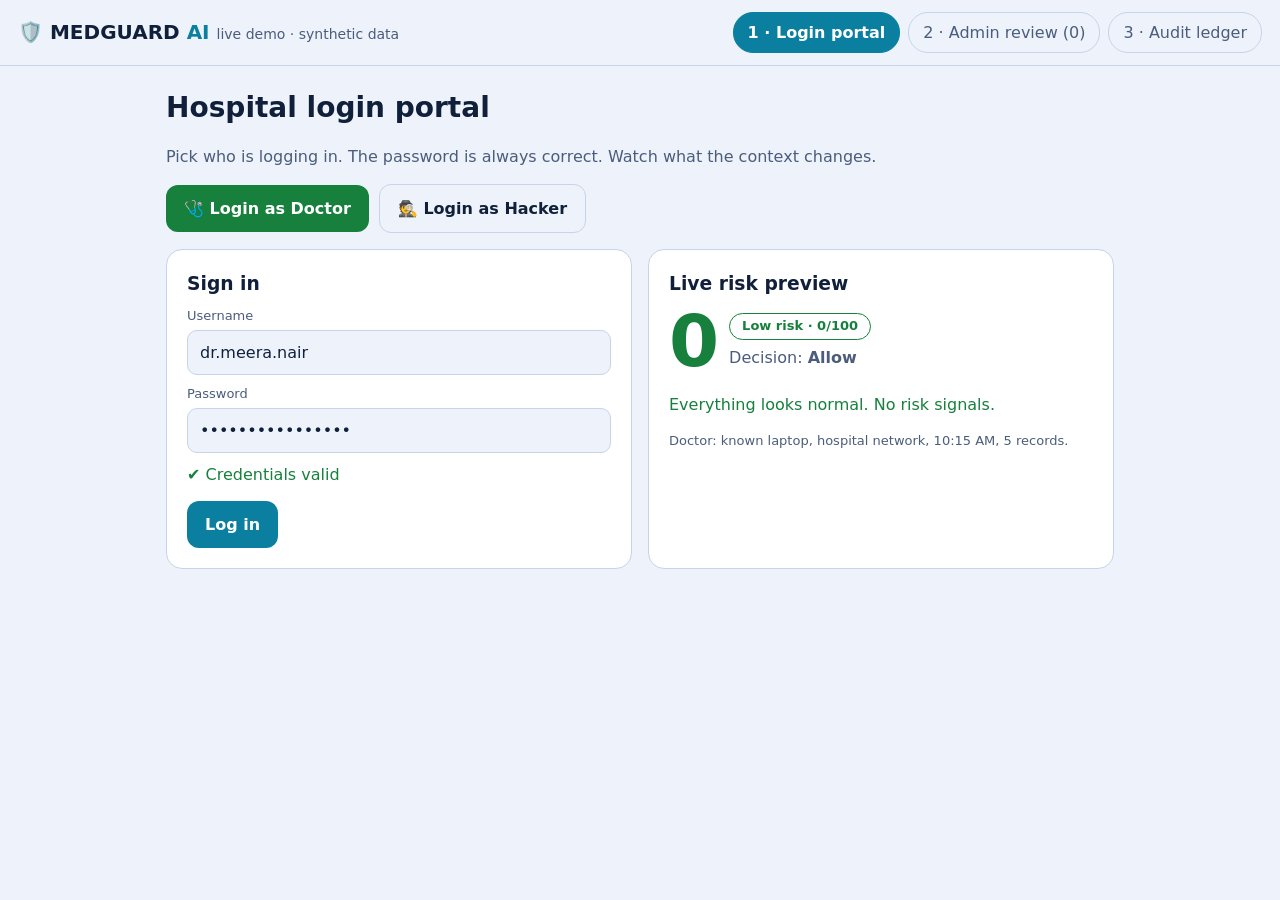
<file: MEDGUARD_AI/MEDGUARD AI – Live Demo.html>
<!DOCTYPE html>
<html lang="en"><head><meta charset="utf-8">
<meta name="viewport" content="width=device-width, initial-scale=1, viewport-fit=cover">
<title>MEDGUARD AI – Live Demo</title>
<style>
:root{--bg:#0a1020;--card:#131f38;--bd:#24385c;--tx:#e8eef9;--mu:#a9b8d2;--cy:#22d3ee;--gr:#4ade80;--rd:#ff5c7a;--am:#fbbf24;--ink:#0a1020;box-sizing:border-box;padding-top:env(safe-area-inset-top,0px);padding-bottom:env(safe-area-inset-bottom,0px)}
@media (prefers-color-scheme:light){:root:not([data-theme="dark"]){--bg:#eef3fb;--card:#fff;--bd:#c6d3e8;--tx:#10203a;--mu:#4a5d7c;--cy:#0b7fa0;--gr:#16803c;--rd:#c8203f;--am:#a86a00;--ink:#fff}}
:root[data-theme="dark"]{--bg:#0a1020;--card:#131f38;--bd:#24385c;--tx:#e8eef9;--mu:#a9b8d2;--cy:#22d3ee;--gr:#4ade80;--rd:#ff5c7a;--am:#fbbf24;--ink:#0a1020}
html{scroll-padding-top:env(safe-area-inset-top,0px)}
*{box-sizing:border-box}
body{margin:0;background:var(--bg);color:var(--tx);font-family:'Space Grotesk',system-ui,Arial,sans-serif;font-size:16px;line-height:1.45}
header{position:sticky;top:env(safe-area-inset-top,0px);background:var(--bg);border-bottom:1px solid var(--bd);display:flex;flex-wrap:wrap;gap:10px;align-items:center;justify-content:space-between;padding:12px 18px;z-index:5}
.logo{font-weight:700;font-size:20px}.logo b{color:var(--cy)}
nav{display:flex;gap:8px;flex-wrap:wrap}
nav button{background:none;border:1px solid var(--bd);color:var(--mu);padding:8px 14px;border-radius:20px;cursor:pointer;font:inherit}
nav button.on{background:var(--cy);color:var(--ink);border-color:var(--cy);font-weight:700}
main{max-width:980px;margin:0 auto;padding:22px 16px 60px}
h2{margin:0 0 6px;font-size:28px}h3{margin:0 0 8px}
.mu{color:var(--mu)}
.card{background:var(--card);border:1px solid var(--bd);border-radius:16px;padding:20px;margin-bottom:16px}
.grid{display:grid;gap:16px;grid-template-columns:repeat(auto-fit,minmax(260px,1fr))}
label{display:block;font-size:13px;color:var(--mu);margin:10px 0 4px}
input,select{width:100%;padding:10px 12px;border-radius:10px;border:1px solid var(--bd);background:var(--bg);color:var(--tx);font:inherit}
.btn{border:0;border-radius:12px;padding:12px 18px;font:inherit;font-weight:700;cursor:pointer;color:var(--ink);background:var(--cy)}
.btn.g{background:var(--gr)}.btn.r{background:var(--rd)}.btn.a{background:var(--am)}.btn.o{background:none;border:1px solid var(--bd);color:var(--tx)}
.row{display:flex;gap:10px;flex-wrap:wrap;align-items:center}
.pill{display:inline-block;padding:3px 12px;border-radius:20px;font-size:13px;font-weight:700;border:1px solid}
.low{color:var(--gr)}.mid{color:var(--am)}.high{color:var(--rd)}
.bar{height:10px;background:var(--bd);border-radius:6px;overflow:hidden}.bar i{display:block;height:100%}
.big{font-size:72px;font-weight:700;line-height:1}
table{width:100%;border-collapse:collapse}td,th{text-align:left;padding:8px;border-bottom:1px solid var(--bd);font-size:14px}
.phone{max-width:340px;margin:0 auto;text-align:center;border:2px solid var(--cy);border-radius:32px;padding:30px 20px;background:var(--card)}
.ring{width:96px;height:96px;border-radius:50%;background:var(--cy);color:var(--ink);font-size:44px;display:flex;align-items:center;justify-content:center;margin:0 auto 14px;animation:p 1s infinite}
@keyframes p{50%{transform:scale(1.12);box-shadow:0 0 0 18px #22d3ee33}}
.sel{border-color:var(--cy)}
</style></head><body>
<header><div class="logo">🛡️ MEDGUARD <b>AI</b> <span class="mu" style="font-weight:400;font-size:14px">live demo · synthetic data</span></div>
<nav id="nav"></nav></header>
<main id="app"></main>
<script>
const $=s=>document.querySelector(s);
const OPT={
 device:[["Hospital Laptop HL-204",0],["Kali-Linux VM (unknown)",25],["Unregistered Android phone",25]],
 loc:[["Hospital network, Ward 3",0],["Foreign VPN exit node",20],["Public cafe Wi-Fi",20]],
 time:[["10:15 AM",0],["2:47 AM",15]],
 vol:[["5 records",0],["50 records",10],["300+ records",21]],
 purpose:[["Patient treatment",0],["No reason given",8],["Research export",8]],
 sens:[["Routine records",0],["Psychiatric and HIV records",10]]};
const LBL={device:"Device",loc:"Location",time:"Time",vol:"Records requested",purpose:"Purpose",sens:"Data sensitivity"};
const DOC={device:0,loc:0,time:0,vol:0,purpose:0,sens:0};
const HACK={device:1,loc:1,time:1,vol:2,purpose:0,sens:1};
let S={view:"login",mode:"doctor",pick:{...HACK},req:null,access:null,reqs:[],audit:[],sel:null,call:null,mfa:null,stats:{allow:0,verify:0,review:0,deny:0}};
const now=()=>new Date().toLocaleTimeString();
function score(p){let items=[];for(const k in OPT){const o=OPT[k][p[k]];if(o[1])items.push([LBL[k]+": "+o[0],o[1]])}
 const t=Math.min(100,items.reduce((a,b)=>a+b[1],0));return{t,items}}
const lvl=t=>t<=30?["low","Low risk","Allow"]:t<=60?["mid","Medium risk","Verify"]:["high","High risk","Human review"];
const colr=t=>t<=30?"var(--gr)":t<=60?"var(--am)":"var(--rd)";
function log(who,r,dec,by){S.audit.unshift({t:now(),who,r,dec,by})}
function ctxText(p){return Object.keys(OPT).map(k=>OPT[k][p[k]][0]).join(" · ")}
function nav(){const v=[["login","1 · Login portal"],["admin","2 · Admin review ("+S.reqs.filter(r=>r.st=="pending").length+")"],["audit","3 · Audit ledger"]];
 $("#nav").innerHTML=v.map(x=>`<button class="${S.view==x[0]||(S.view=="call"&&x[0]=="admin")?"on":""}" onclick="go('${x[0]}')">${x[1]}</button>`).join("")}
function go(v){S.view=v;draw()}
function modeSet(m){S.mode=m;draw()}
function setPick(k,v){S.pick[k]=+v;draw()}
function login(){
 const p=S.mode=="doctor"?DOC:S.pick,sc=score(p),L=lvl(sc.t),who=S.mode=="doctor"?"Dr. Meera Nair":"Dr. Meera Nair (credentials used by attacker)";
 const base={who,p:{...p},sc,at:now()};S.mfa=null;S.access=null;
 if(sc.t<=30){S.stats.allow++;log(who,sc.t,"Allowed automatically","Risk engine");S.access={...base,how:"Allowed automatically"};S.req=null}
 else if(sc.t<=60){S.stats.verify++;log(who,sc.t,"Extra verification required","Risk engine");S.mfa={...base};S.req=null}
 else{S.stats.review++;const r={id:Date.now(),...base,st:"pending",doc:null};S.reqs.unshift(r);S.req=r;log(who,sc.t,"Escalated to human review","Risk engine")}
 draw()}
function mfa(ok){if(!ok){log(S.mfa.who,S.mfa.sc.t,"MFA failed, blocked","User");S.stats.deny++;S.mfa=null;S.req={st:"denied",sc:{t:0},why:"MFA code was wrong"}}
 else{log(S.mfa.who,S.mfa.sc.t,"MFA passed, allowed","User");S.access={...S.mfa,how:"Allowed after MFA"};S.mfa=null}draw()}
function pickReq(id){S.sel=id;draw()}
function callDoc(id){S.call={id,stage:"ring"};S.view="call";draw();setTimeout(()=>{if(S.call&&S.call.id==id){S.call.stage="talk";draw()}},2500)}
function answer(a){const r=S.reqs.find(x=>x.id==S.call.id);r.doc=a;S.call.stage="done";log(r.who,r.sc.t,"Doctor called: "+(a?"confirmed it was them":"said NOT them"),"Admin");draw()}
function decide(id,ok){const r=S.reqs.find(x=>x.id==id);r.st=ok?"approved":"denied";
 log(r.who,r.sc.t,ok?"APPROVED by admin":"DENIED by admin","Admin");if(!ok)S.stats.deny++;
 if(ok&&S.req&&S.req.id==id)S.access={...r,how:"Approved by security admin"};
 S.call=null;S.view="admin";draw()}
function resetAll(){S.req=null;S.access=null;S.mfa=null;draw()}
const badge=t=>{const L=lvl(t);return`<span class="pill ${L[0]}">${L[1]} · ${t}/100</span>`};
function breakdown(sc){return sc.items.length?sc.items.map(i=>`<div style="margin:8px 0"><div class="row" style="justify-content:space-between"><span>${i[0]}</span><b class="high">+${i[1]}</b></div><div class="bar"><i style="width:${i[1]*4}%;background:var(--rd)"></i></div></div>`).join(""):`<p class="low">Everything looks normal. No risk signals.</p>`}
function vLogin(){
 if(S.access)return vPortal();
 if(S.mfa)return`<div class="card"><h2>Extra verification needed</h2><p>${badge(S.mfa.sc.t)} Something looks a little different, so we ask for one more proof.</p><div style="max-width:320px"><label>Enter the 6-digit code sent to your phone <span class="mu">(demo code: 482913)</span></label><input id="otp" placeholder="••••••"><div class="row" style="margin-top:12px"><button class="btn g" onclick="mfa($('#otp').value=='482913')">Verify</button><button class="btn o" onclick="resetAll()">Cancel</button></div></div></div>`;
 if(S.req&&S.req.st=="pending")return`<div class="card" style="text-align:center"><h2>⏳ Waiting for security review</h2><p class="mu">Your password was correct, but this request looks risky.<br>A security admin has been alerted and may phone the real doctor.</p><div class="big high">${S.req.sc.t}</div><p class="mu">risk score</p><div class="row" style="justify-content:center"><button class="btn" onclick="go('admin')">Open Admin page →</button></div></div>`;
 if(S.req&&S.req.st=="denied")return`<div class="card" style="text-align:center;border-color:var(--rd)"><h2 class="high">⛔ Access denied</h2><p>${S.req.why||"The security admin denied this request."} Your attempt was recorded.</p><button class="btn" onclick="resetAll()">Try again</button></div>`;
 if(S.req&&S.req.st=="approved")return vPortal();
 const hk=S.mode=="hacker",p=hk?S.pick:DOC,sc=score(p);
 const dd=hk?`<div class="card" style="border-color:var(--rd)"><h3 class="high">🕵️ Attacker controls</h3><p class="mu" style="margin-top:0">Change the context the attacker logs in from.</p><div class="grid">${Object.keys(OPT).map(k=>`<div><label>${LBL[k]}</label><select onchange="setPick('${k}',this.value)">${OPT[k].map((o,i)=>`<option value="${i}" ${S.pick[k]==i?"selected":""}>${o[0]}</option>`).join("")}</select></div>`).join("")}</div></div>`:"";
 return`<h2>Hospital login portal</h2><p class="mu">Pick who is logging in. The password is always correct. Watch what the context changes.</p>
<div class="row" style="margin-bottom:16px"><button class="btn ${hk?"o":"g"}" onclick="modeSet('doctor')">🩺 Login as Doctor</button><button class="btn ${hk?"r":"o"}" onclick="modeSet('hacker')">🕵️ Login as Hacker</button></div>
<div class="grid"><div class="card"><h3>Sign in</h3><label>Username</label><input value="dr.meera.nair" readonly><label>Password</label><input type="password" value="correct-password" readonly><p class="low" style="margin:10px 0 0">✔ Credentials valid</p><div style="margin-top:14px"><button class="btn" onclick="login()">Log in</button></div></div>
<div class="card"><h3>Live risk preview</h3><div class="row"><div class="big" style="color:${colr(sc.t)}">${sc.t}</div><div>${badge(sc.t)}<p class="mu" style="margin:6px 0 0">Decision: <b>${lvl(sc.t)[2]}</b></p></div></div>${breakdown(sc)}<p class="mu" style="font-size:13px">${hk?"":"Doctor: known laptop, hospital network, 10:15 AM, 5 records."}</p></div></div>${dd}`}
function vPortal(){const a=S.access||{...S.req,how:"Approved by security admin"};
 return`<div class="card" style="border-color:var(--gr)"><div class="row" style="justify-content:space-between"><div><h2 class="low">✅ Access granted</h2><p class="mu" style="margin:0">${a.how} · ${badge(a.sc.t)}</p></div><button class="btn o" onclick="S.access=null;S.req=null;draw()">Log out</button></div></div>
<div class="card"><h3>Patient records (synthetic)</h3><table><tr><th>ID</th><th>Patient</th><th>Ward</th><th>Status</th></tr>${[["P-1001","Synthetic Patient A","Cardiology","Stable"],["P-1002","Synthetic Patient B","Ortho","Recovery"],["P-1003","Synthetic Patient C","General","Observation"],["P-1004","Synthetic Patient D","Neuro","Stable"],["P-1005","Synthetic Patient E","ICU","Critical"]].map(r=>`<tr>${r.map(c=>`<td>${c}</td>`).join("")}</tr>`).join("")}</table><p class="mu" style="font-size:13px">Context: ${ctxText(a.p)}</p></div>`}
function vAdmin(){
 const st=S.stats,pend=S.reqs.filter(r=>r.st=="pending");
 const cc=[["Allowed",st.allow,"var(--gr)"],["Verified (MFA)",st.verify,"var(--am)"],["Sent to review",st.review,"var(--cy)"],["Denied",st.deny,"var(--rd)"]];
 const sel=S.reqs.find(r=>r.id==S.sel)||pend[0]||S.reqs[0];
 return`<h2>Security admin console</h2><p class="mu">High-risk requests land here. A human decides.</p><div class="grid" style="grid-template-columns:repeat(auto-fit,minmax(150px,1fr))">${cc.map(c=>`<div class="card" style="margin:0"><div class="big" style="font-size:44px;color:${c[2]}">${c[1]}</div><div class="mu">${c[0]}</div></div>`).join("")}</div><div style="height:16px"></div>
${!S.reqs.length?`<div class="card mu">No requests yet. Log in as the hacker on the Login page first.</div>`:`<div class="grid"><div class="card"><h3>Review queue</h3>${S.reqs.map(r=>`<div class="card ${sel&&sel.id==r.id?"sel":""}" style="cursor:pointer;padding:12px;margin-bottom:8px" onclick="pickReq(${r.id})"><div class="row" style="justify-content:space-between"><b>${r.at}</b>${badge(r.sc.t)}</div><div class="mu" style="font-size:13px">${r.st=="pending"?"⏳ pending":r.st=="approved"?"✅ approved":"⛔ denied"}</div></div>`).join("")}</div>
<div class="card"><h3>Request details</h3><p style="margin-top:0">${sel.who}</p><p class="mu" style="font-size:14px">${ctxText(sel.p)}</p>${breakdown(sel.sc)}${sel.doc!==null?`<p>📞 Doctor said: <b class="${sel.doc?"low":"high"}">${sel.doc?"“Yes, that was me.”":"“That was not me!”"}</b></p>`:""}
${sel.st=="pending"?`<div class="row" style="margin-top:12px"><button class="btn a" onclick="callDoc(${sel.id})">📞 Call the doctor</button><button class="btn g" onclick="decide(${sel.id},true)">Approve</button><button class="btn r" onclick="decide(${sel.id},false)">Deny</button></div>`:`<p class="mu">Decision made: ${sel.st}</p>`}</div></div>`}`}
function vCall(){const r=S.reqs.find(x=>x.id==S.call.id),c=S.call;
 return`<div class="phone">${c.stage=="ring"?`<div class="ring">📞</div><h3>Calling Dr. Meera Nair…</h3><p class="mu">Ringing the number on file</p>`:`<div class="ring" style="animation:none;background:var(--gr)">🩺</div><h3>Connected</h3><p class="mu" style="text-align:left;font-size:15px">“Hello Doctor, this is Security. Did you just log in from <b>${OPT.device[r.p.device][0]}</b> at <b>${OPT.time[r.p.time][0]}</b> and request <b>${OPT.vol[r.p.vol][0]}</b>?”</p>`}
${c.stage=="talk"?`<p class="mu" style="font-size:13px">Choose how the doctor replies (demo):</p><div class="row" style="justify-content:center"><button class="btn g" onclick="answer(true)">“Yes, me”</button><button class="btn r" onclick="answer(false)">“Not me!”</button></div>`:""}
${c.stage=="done"?`<p>Doctor said: <b class="${r.doc?"low":"high"}">${r.doc?"“Yes, that was me.”":"“No, that was not me!”"}</b></p><p class="mu" style="font-size:14px">${r.doc?"Safe to approve.":"Credentials were stolen. Deny now."}</p><div class="row" style="justify-content:center"><button class="btn g" onclick="decide(${r.id},true)">Approve</button><button class="btn r" onclick="decide(${r.id},false)">Deny</button></div>`:""}
<div style="margin-top:14px"><button class="btn o" onclick="S.call=null;go('admin')">Hang up</button></div></div>`}
function vAudit(){return`<h2>Audit ledger</h2><p class="mu">Every decision leaves evidence.</p><div class="card">${S.audit.length?`<table><tr><th>Time</th><th>Account</th><th>Risk</th><th>Decision</th><th>By</th></tr>${S.audit.map(a=>`<tr><td>${a.t}</td><td>${a.who}</td><td class="${lvl(a.r)[0]}">${a.r}</td><td>${a.dec}</td><td>${a.by}</td></tr>`).join("")}</table>`:`<p class="mu">Nothing yet. Try a login.</p>`}</div>`}
function draw(){nav();$("#app").innerHTML=S.view=="login"?vLogin():S.view=="admin"?vAdmin():S.view=="call"?vCall():vAudit();window.scrollTo(0,0)}
draw();
</script></body></html>
</file>
